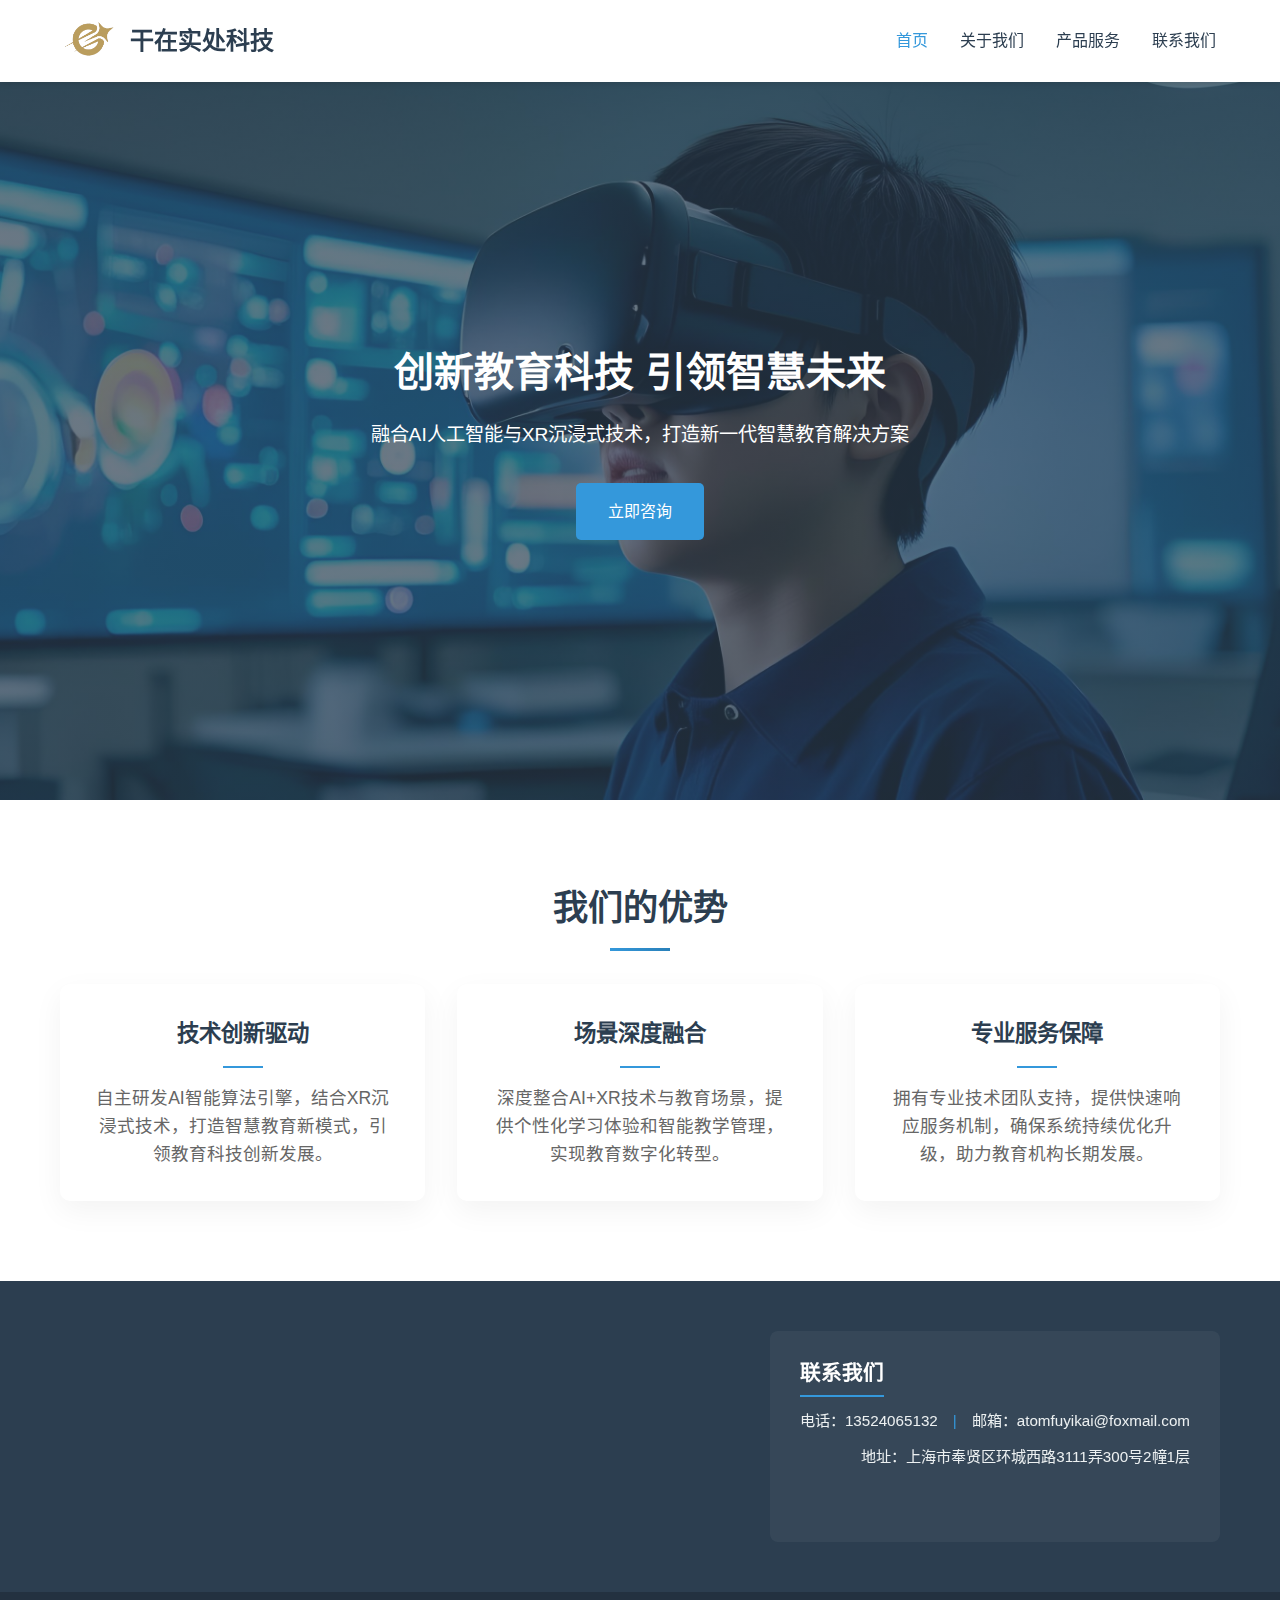
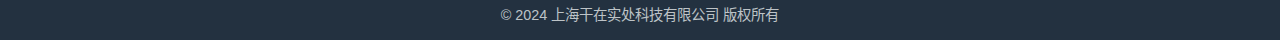
<file: index.html>
<!DOCTYPE html>
<html lang="zh-CN">
<head>
    <meta charset="UTF-8">
    <meta name="viewport" content="width=device-width, initial-scale=1.0">
    <title>上海干在实处科技有限公司</title>
    <link rel="stylesheet" href="css/style.css">
</head>
<body>
    <header>
        <nav class="navbar">
            <div class="logo">
                <img src="images/logo.png" alt="干在实处科技logo">
                <h1>干在实处科技</h1>
            </div>
            <ul class="nav-links">
                <li><a href="index.html" class="active">首页</a></li>
                <li><a href="pages/about.html">关于我们</a></li>
                <li><a href="pages/services.html">产品服务</a></li>
                <li><a href="pages/contact.html">联系我们</a></li>
            </ul>
        </nav>
    </header>

    <main>
        <section class="hero">
            <div class="hero-content">
                <h2>创新教育科技 引领智慧未来</h2>
                <p>融合AI人工智能与XR沉浸式技术，打造新一代智慧教育解决方案</p>
                <a href="pages/contact.html" class="cta-button">立即咨询</a>
            </div>
        </section>

        <section class="advantages">
            <div class="container">
                <h2>我们的优势</h2>
                <div class="advantages-grid">
                    <div class="advantage-item">
                        <h3>技术创新驱动</h3>
                        <p>自主研发AI智能算法引擎，结合XR沉浸式技术，打造智慧教育新模式，引领教育科技创新发展。</p>
                    </div>
                    <div class="advantage-item">
                        <h3>场景深度融合</h3>
                        <p>深度整合AI+XR技术与教育场景，提供个性化学习体验和智能教学管理，实现教育数字化转型。</p>
                    </div>
                    <div class="advantage-item">
                        <h3>专业服务保障</h3>
                        <p>拥有专业技术团队支持，提供快速响应服务机制，确保系统持续优化升级，助力教育机构长期发展。</p>
                    </div>
                </div>
            </div>
        </section>
    </main>

    <footer>
        <div class="footer-content">
            <div class="footer-contact-home">
                <div class="contact-card">
                    <h3>联系我们</h3>
                    <div class="contact-info">
                        <div class="contact-row">
                            <span>电话：13524065132</span>
                            <span class="divider">|</span>
                            <span>邮箱：atomfuyikai@foxmail.com</span>
                        </div>
                        <div class="contact-row address">
                            <span>地址：上海市奉贤区环城西路3111弄300号2幢1层</span>
                        </div>
                    </div>
                </div>
            </div>
        </div>
        <div class="footer-bottom">
            <p>&copy; 2024 上海干在实处科技有限公司 版权所有</p>
        </div>
    </footer>

    <script src="js/main.js"></script>
</body>
</html>
</file>
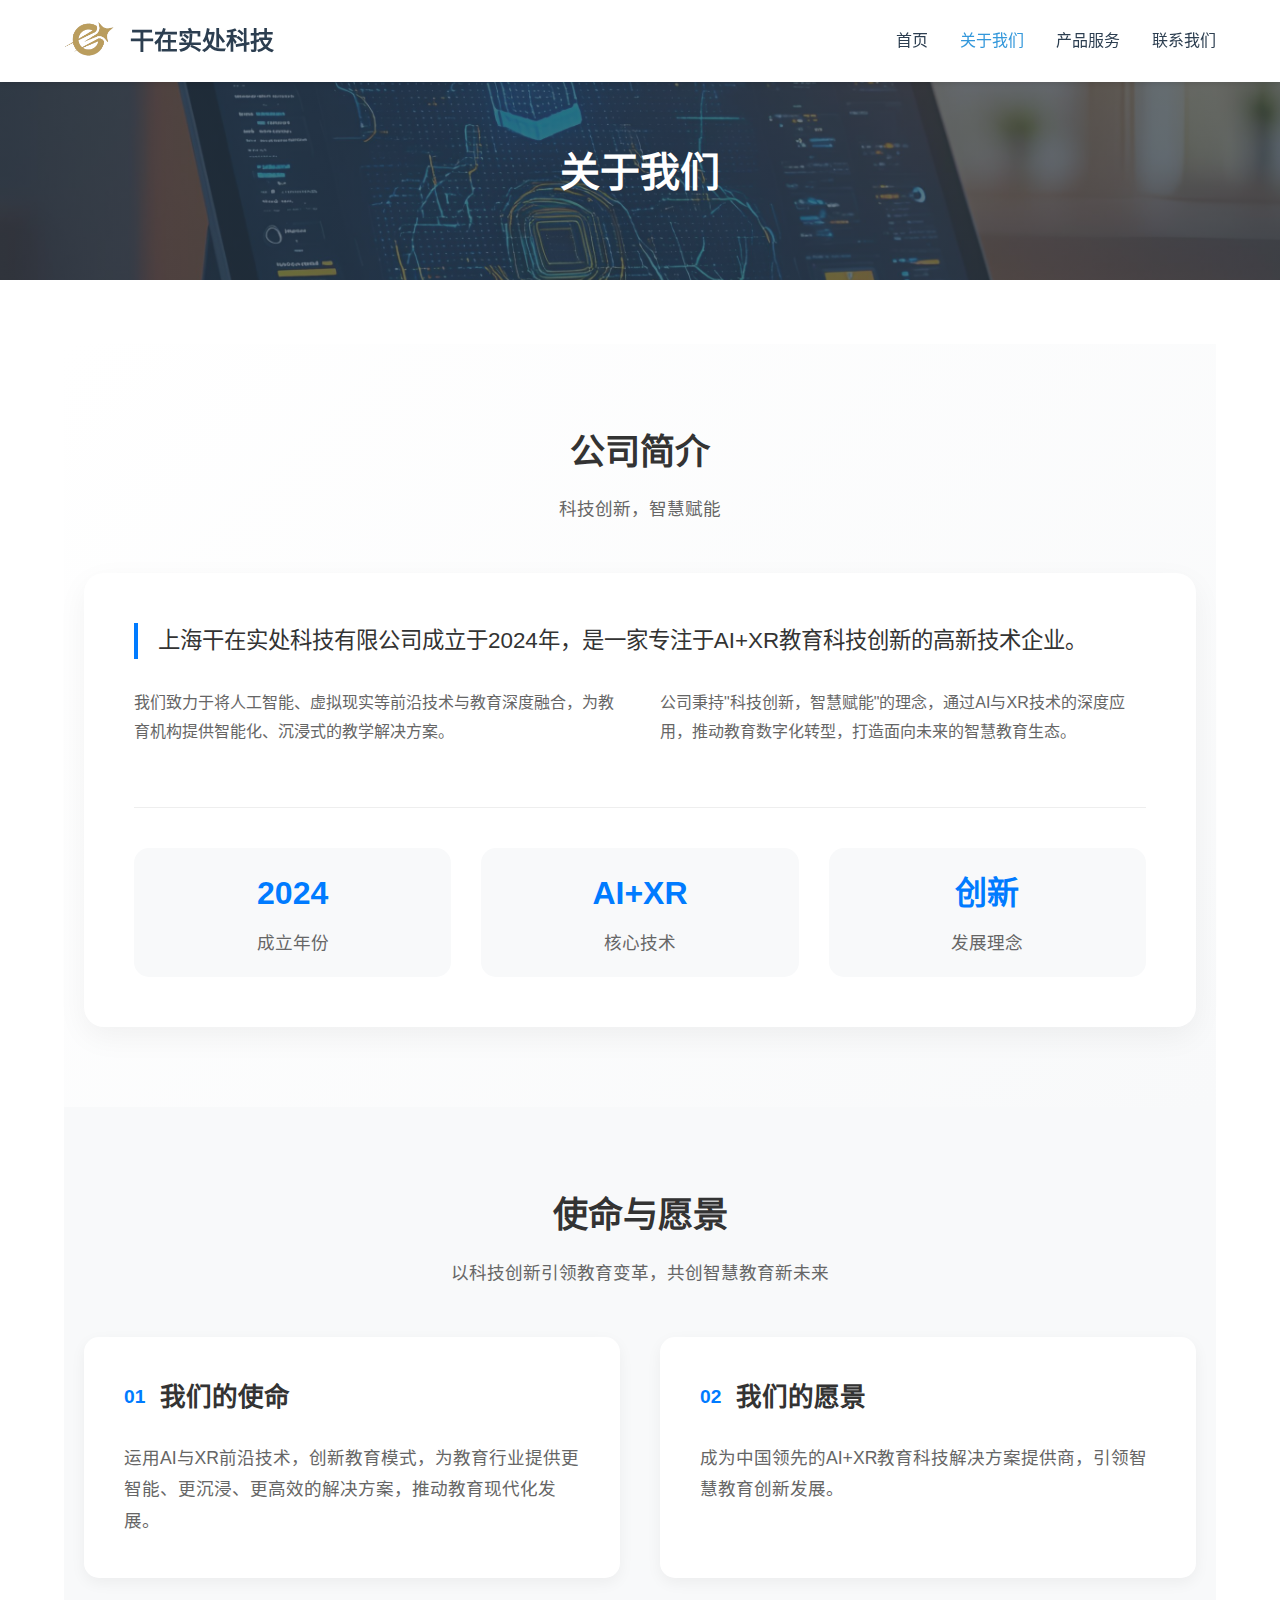
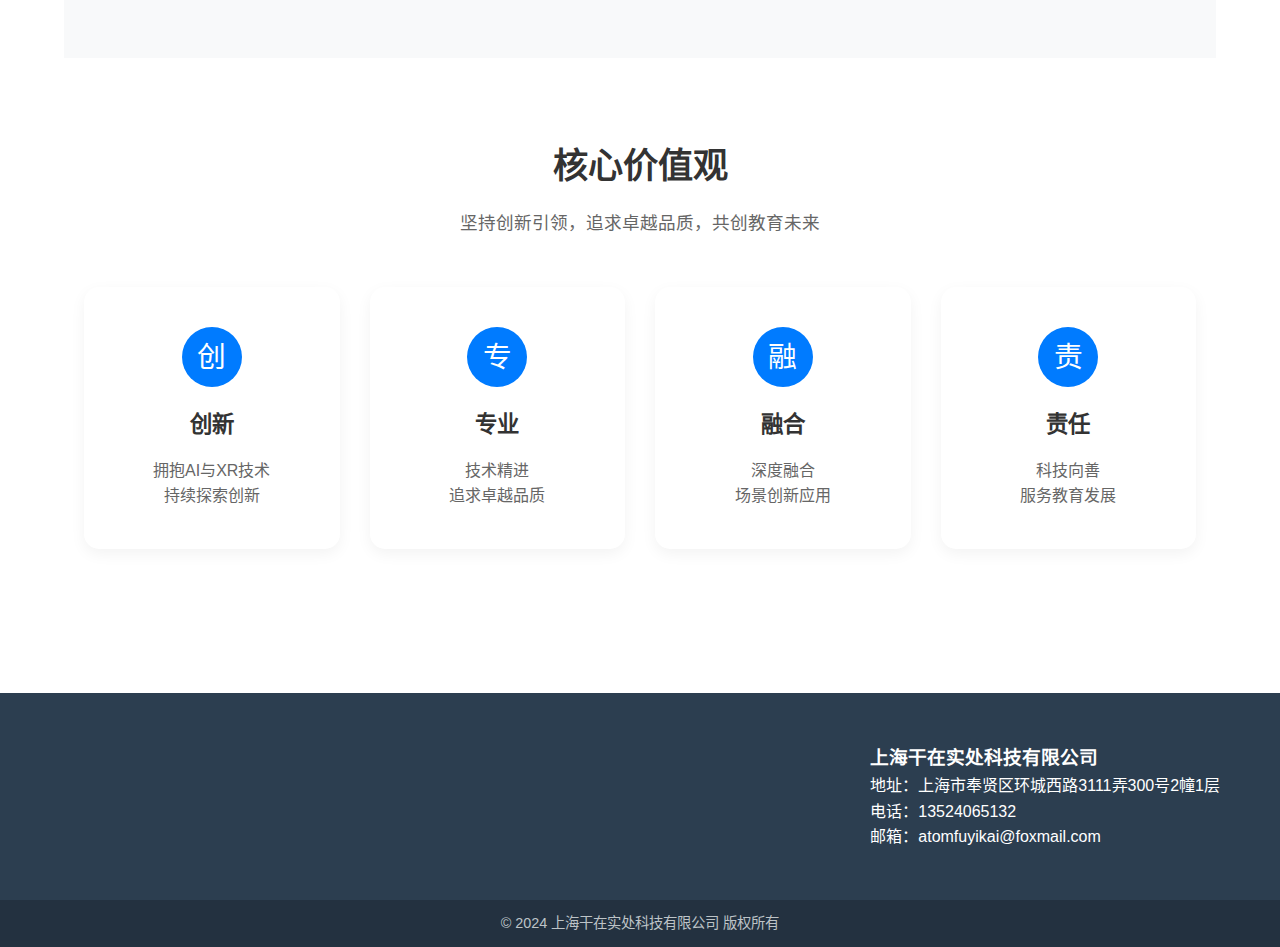
<file: pages/about.html>
<!DOCTYPE html>
<html lang="zh-CN">
<head>
    <meta charset="UTF-8">
    <meta name="viewport" content="width=device-width, initial-scale=1.0">
    <title>关于我们 - 上海干在实处科技有限公司</title>
    <link rel="stylesheet" href="../css/style.css">
</head>
<body>
    <header>
        <nav class="navbar">
            <div class="logo">
                <img src="../images/logo.png" alt="干在实处科技logo">
                <h1>干在实处科技</h1>
            </div>
            <ul class="nav-links">
                <li><a href="../index.html">首页</a></li>
                <li><a href="about.html" class="active">关于我们</a></li>
                <li><a href="services.html">产品服务</a></li>
                <li><a href="contact.html">联系我们</a></li>
            </ul>
        </nav>
    </header>

    <main>
        <section class="page-header">
            <h1>关于我们</h1>
        </section>

        <section class="about-content">
            <div class="company-intro-section">
                <div class="section-header">
                    <h2>公司简介</h2>
                    <p class="section-subtitle">科技创新，智慧赋能</p>
                </div>
                <div class="intro-container">
                    <div class="intro-content">
                        <div class="intro-text">
                            <p class="highlight-text">上海干在实处科技有限公司成立于2024年，是一家专注于AI+XR教育科技创新的高新技术企业。</p>
                            <div class="text-columns">
                                <p>我们致力于将人工智能、虚拟现实等前沿技术与教育深度融合，为教育机构提供智能化、沉浸式的教学解决方案。</p>
                                <p>公司秉持"科技创新，智慧赋能"的理念，通过AI与XR技术的深度应用，推动教育数字化转型，打造面向未来的智慧教育生态。</p>
                            </div>
                        </div>
                        <div class="intro-stats">
                            <div class="stat-item">
                                <span class="stat-number">2024</span>
                                <span class="stat-label">成立年份</span>
                            </div>
                            <div class="stat-item">
                                <span class="stat-number">AI+XR</span>
                                <span class="stat-label">核心技术</span>
                            </div>
                            <div class="stat-item">
                                <span class="stat-number">创新</span>
                                <span class="stat-label">发展理念</span>
                            </div>
                        </div>
                    </div>
                </div>
            </div>

            <div class="mission-vision-section">
                <div class="section-header">
                    <h2>使命与愿景</h2>
                    <p class="section-subtitle">以科技创新引领教育变革，共创智慧教育新未来</p>
                </div>
                <div class="mission-vision-container">
                    <div class="mission-vision-card">
                        <div class="card-header">
                            <span class="card-number">01</span>
                            <h3>我们的使命</h3>
                        </div>
                        <div class="card-content">
                            <p>运用AI与XR前沿技术，创新教育模式，为教育行业提供更智能、更沉浸、更高效的解决方案，推动教育现代化发展。</p>
                        </div>
                    </div>
                    <div class="mission-vision-card">
                        <div class="card-header">
                            <span class="card-number">02</span>
                            <h3>我们的愿景</h3>
                        </div>
                        <div class="card-content">
                            <p>成为中国领先的AI+XR教育科技解决方案提供商，引领智慧教育创新发展。</p>
                        </div>
                    </div>
                </div>
            </div>

            <div class="values-section">
                <div class="section-header">
                    <h2>核心价值观</h2>
                    <p class="section-subtitle">坚持创新引领，追求卓越品质，共创教育未来</p>
                </div>
                <div class="values-container">
                    <div class="value-card">
                        <div class="value-icon">创</div>
                        <div class="value-content">
                            <h4>创新</h4>
                            <p>拥抱AI与XR技术<br>持续探索创新</p>
                        </div>
                    </div>
                    <div class="value-card">
                        <div class="value-icon">专</div>
                        <div class="value-content">
                            <h4>专业</h4>
                            <p>技术精进<br>追求卓越品质</p>
                        </div>
                    </div>
                    <div class="value-card">
                        <div class="value-icon">融</div>
                        <div class="value-content">
                            <h4>融合</h4>
                            <p>深度融合<br>场景创新应用</p>
                        </div>
                    </div>
                    <div class="value-card">
                        <div class="value-icon">责</div>
                        <div class="value-content">
                            <h4>责任</h4>
                            <p>科技向善<br>服务教育发展</p>
                        </div>
                    </div>
                </div>
            </div>

            <style>
                .section-header {
                    text-align: center;
                    margin-bottom: 50px;
                }

                .section-header h2 {
                    font-size: 2.2em;
                    color: #333;
                    margin-bottom: 15px;
                }

                .section-subtitle {
                    color: #666;
                    font-size: 1.1em;
                }

                /* 使命愿景样式 */
                .mission-vision-section {
                    padding: 80px 0;
                    background: #f8f9fa;
                }

                .mission-vision-container {
                    max-width: 1200px;
                    margin: 0 auto;
                    display: grid;
                    grid-template-columns: repeat(2, 1fr);
                    gap: 40px;
                    padding: 0 20px;
                }

                .mission-vision-card {
                    background: white;
                    border-radius: 15px;
                    padding: 40px;
                    box-shadow: 0 5px 15px rgba(0,0,0,0.05);
                    transition: transform 0.3s ease;
                }

                .mission-vision-card:hover {
                    transform: translateY(-5px);
                }

                .card-header {
                    display: flex;
                    align-items: center;
                    margin-bottom: 25px;
                }

                .card-number {
                    font-size: 1.2em;
                    font-weight: 600;
                    color: #007bff;
                    margin-right: 15px;
                }

                .card-header h3 {
                    font-size: 1.6em;
                    color: #333;
                }

                .card-content p {
                    color: #666;
                    line-height: 1.8;
                    font-size: 1.1em;
                }

                /* 价值观样式 */
                .values-section {
                    padding: 80px 0;
                }

                .values-container {
                    max-width: 1200px;
                    margin: 0 auto;
                    display: grid;
                    grid-template-columns: repeat(4, 1fr);
                    gap: 30px;
                    padding: 0 20px;
                }

                .value-card {
                    text-align: center;
                    padding: 40px 20px;
                    background: white;
                    border-radius: 15px;
                    box-shadow: 0 5px 15px rgba(0,0,0,0.05);
                    transition: all 0.3s ease;
                }

                .value-card:hover {
                    transform: translateY(-5px);
                }

                .value-icon {
                    width: 60px;
                    height: 60px;
                    line-height: 60px;
                    background: #007bff;
                    color: white;
                    font-size: 1.8em;
                    border-radius: 50%;
                    margin: 0 auto 20px;
                }

                .value-content h4 {
                    font-size: 1.4em;
                    color: #333;
                    margin-bottom: 15px;
                }

                .value-content p {
                    color: #666;
                    line-height: 1.6;
                }

                @media (max-width: 1024px) {
                    .values-container {
                        grid-template-columns: repeat(2, 1fr);
                    }
                }

                @media (max-width: 768px) {
                    .mission-vision-container {
                        grid-template-columns: 1fr;
                    }

                    .values-container {
                        grid-template-columns: 1fr;
                        gap: 20px;
                    }

                    .mission-vision-card,
                    .value-card {
                        padding: 30px 20px;
                    }
                }

                /* 公司简介样式 */
                .company-intro-section {
                    padding: 80px 0;
                    background: linear-gradient(135deg, #ffffff 0%, #f8f9fa 100%);
                }

                .intro-container {
                    max-width: 1200px;
                    margin: 0 auto;
                    padding: 0 20px;
                }

                .intro-content {
                    background: white;
                    border-radius: 20px;
                    padding: 50px;
                    box-shadow: 0 10px 30px rgba(0,0,0,0.05);
                }

                .intro-text {
                    margin-bottom: 40px;
                }

                .highlight-text {
                    font-size: 1.4em;
                    color: #333;
                    font-weight: 500;
                    line-height: 1.6;
                    margin-bottom: 30px;
                    padding-left: 20px;
                    border-left: 4px solid #007bff;
                }

                .text-columns {
                    column-count: 2;
                    column-gap: 40px;
                    margin-top: 30px;
                }

                .text-columns p {
                    color: #666;
                    line-height: 1.8;
                    margin-bottom: 20px;
                    break-inside: avoid;
                }

                .intro-stats {
                    display: grid;
                    grid-template-columns: repeat(3, 1fr);
                    gap: 30px;
                    margin-top: 40px;
                    padding-top: 40px;
                    border-top: 1px solid #eee;
                }

                .stat-item {
                    text-align: center;
                    padding: 20px;
                    background: #f8f9fa;
                    border-radius: 15px;
                    transition: transform 0.3s ease;
                }

                .stat-item:hover {
                    transform: translateY(-5px);
                }

                .stat-number {
                    display: block;
                    font-size: 2em;
                    font-weight: 600;
                    color: #007bff;
                    margin-bottom: 10px;
                }

                .stat-label {
                    color: #666;
                    font-size: 1.1em;
                }

                @media (max-width: 768px) {
                    .text-columns {
                        column-count: 1;
                    }

                    .intro-stats {
                        grid-template-columns: 1fr;
                        gap: 20px;
                    }

                    .intro-content {
                        padding: 30px;
                    }

                    .highlight-text {
                        font-size: 1.2em;
                    }
                }
            </style>
        </section>
    </main>

    <footer>
        <div class="footer-content">
            <div class="footer-info">
                <h3>上海干在实处科技有限公司</h3>
                <p>地址：上海市奉贤区环城西路3111弄300号2幢1层</p>
                <p>电话：13524065132</p>
                <p>邮箱：atomfuyikai@foxmail.com</p>
            </div>
        </div>
        <div class="footer-bottom">
            <p>&copy; 2024 上海干在实处科技有限公司 版权所有</p>
        </div>
    </footer>

    <script src="../js/main.js"></script>
</body>
</html>
</file>
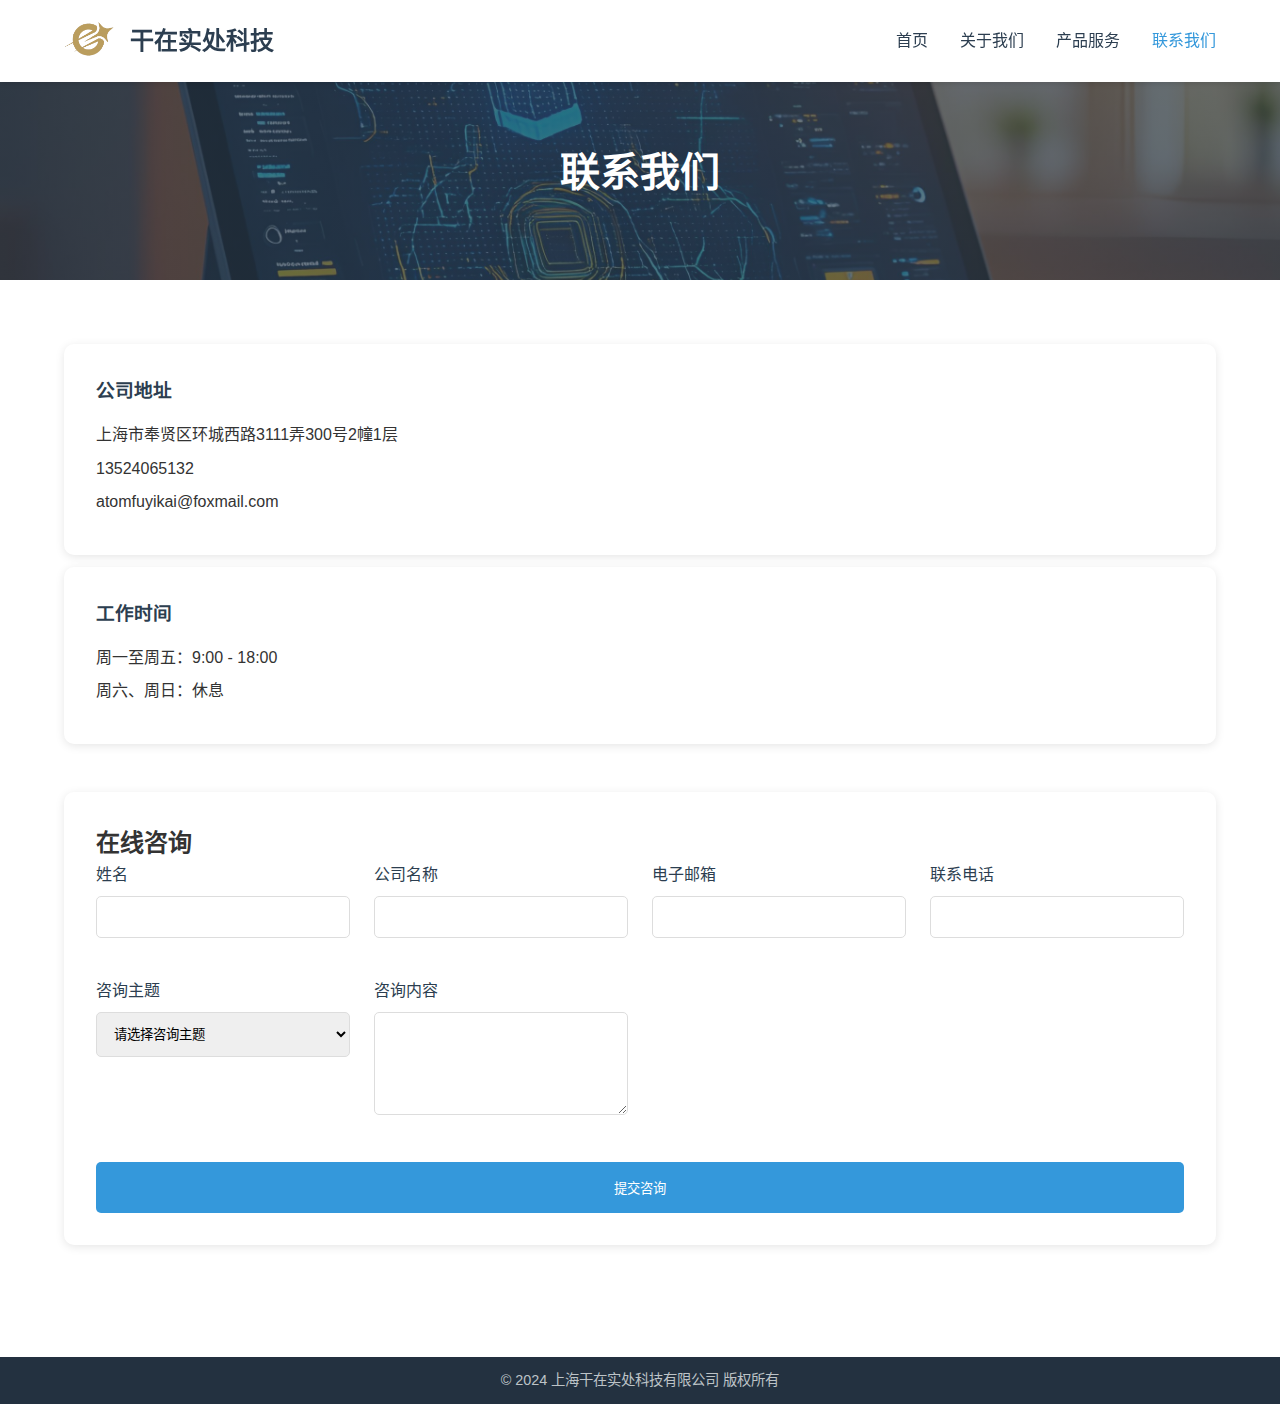
<file: pages/contact.html>
<!DOCTYPE html>
<html lang="zh-CN">
<head>
    <meta charset="UTF-8">
    <meta name="viewport" content="width=device-width, initial-scale=1.0">
    <title>联系我们 - 上海干在实处科技有限公司</title>
    <link rel="stylesheet" href="../css/style.css">
</head>
<body>
    <header>
        <nav class="navbar">
            <div class="logo">
                <img src="../images/logo.png" alt="干在实处科技logo">
                <h1>干在实处科技</h1>
            </div>
            <ul class="nav-links">
                <li><a href="../index.html">首页</a></li>
                <li><a href="about.html">关于我们</a></li>
                <li><a href="services.html">产品服务</a></li>
                <li><a href="contact.html" class="active">联系我们</a></li>
            </ul>
        </nav>
    </header>

    <main>
        <section class="page-header">
            <h1>联系我们</h1>
        </section>

        <section class="contact-content">
            <div class="contact-info">
                <div class="info-card">
                    <h3>公司地址</h3>
                    <p><i class="icon-location"></i>上海市奉贤区环城西路3111弄300号2幢1层</p>
                    <p><i class="icon-phone"></i>13524065132</p>
                    <p><i class="icon-email"></i>atomfuyikai@foxmail.com</p>
                </div>
                <div class="info-card">
                    <h3>工作时间</h3>
                    <p>周一至周五：9:00 - 18:00</p>
                    <p>周六、周日：休息</p>
                </div>
            </div>

            <div class="contact-form-container">
                <h2>在线咨询</h2>
                <form class="contact-form" id="contactForm">
                    <div class="form-group">
                        <label for="name">姓名</label>
                        <input type="text" id="name" name="name" required>
                    </div>
                    <div class="form-group">
                        <label for="company">公司名称</label>
                        <input type="text" id="company" name="company">
                    </div>
                    <div class="form-group">
                        <label for="email">电子邮箱</label>
                        <input type="email" id="email" name="email" required>
                    </div>
                    <div class="form-group">
                        <label for="phone">联系电话</label>
                        <input type="tel" id="phone" name="phone" required>
                    </div>
                    <div class="form-group">
                        <label for="subject">咨询主题</label>
                        <select id="subject" name="subject" required>
                            <option value="">请选择咨询主题</option>
                            <option value="product">产品咨询</option>
                            <option value="service">服务咨询</option>
                            <option value="cooperation">商务合作</option>
                            <option value="other">其他</option>
                        </select>
                    </div>
                    <div class="form-group">
                        <label for="message">咨询内容</label>
                        <textarea id="message" name="message" rows="5" required></textarea>
                    </div>
                    <button type="submit" class="submit-btn">提交咨询</button>
                </form>
            </div>
        </section>
    </main>

    <footer>
        <div class="footer-bottom">
            <p>&copy; 2024 上海干在实处科技有限公司 版权所有</p>
        </div>
    </footer>

    <script src="../js/main.js"></script>
    <script>
        // 表单提交处理
        document.getElementById('contactForm').addEventListener('submit', function(e) {
            e.preventDefault();
            // 这里添加表单提交逻辑
            alert('感谢您的咨询，我们会尽快与您联系！');
            this.reset();
        });
    </script>
</body>
</html>
</file>
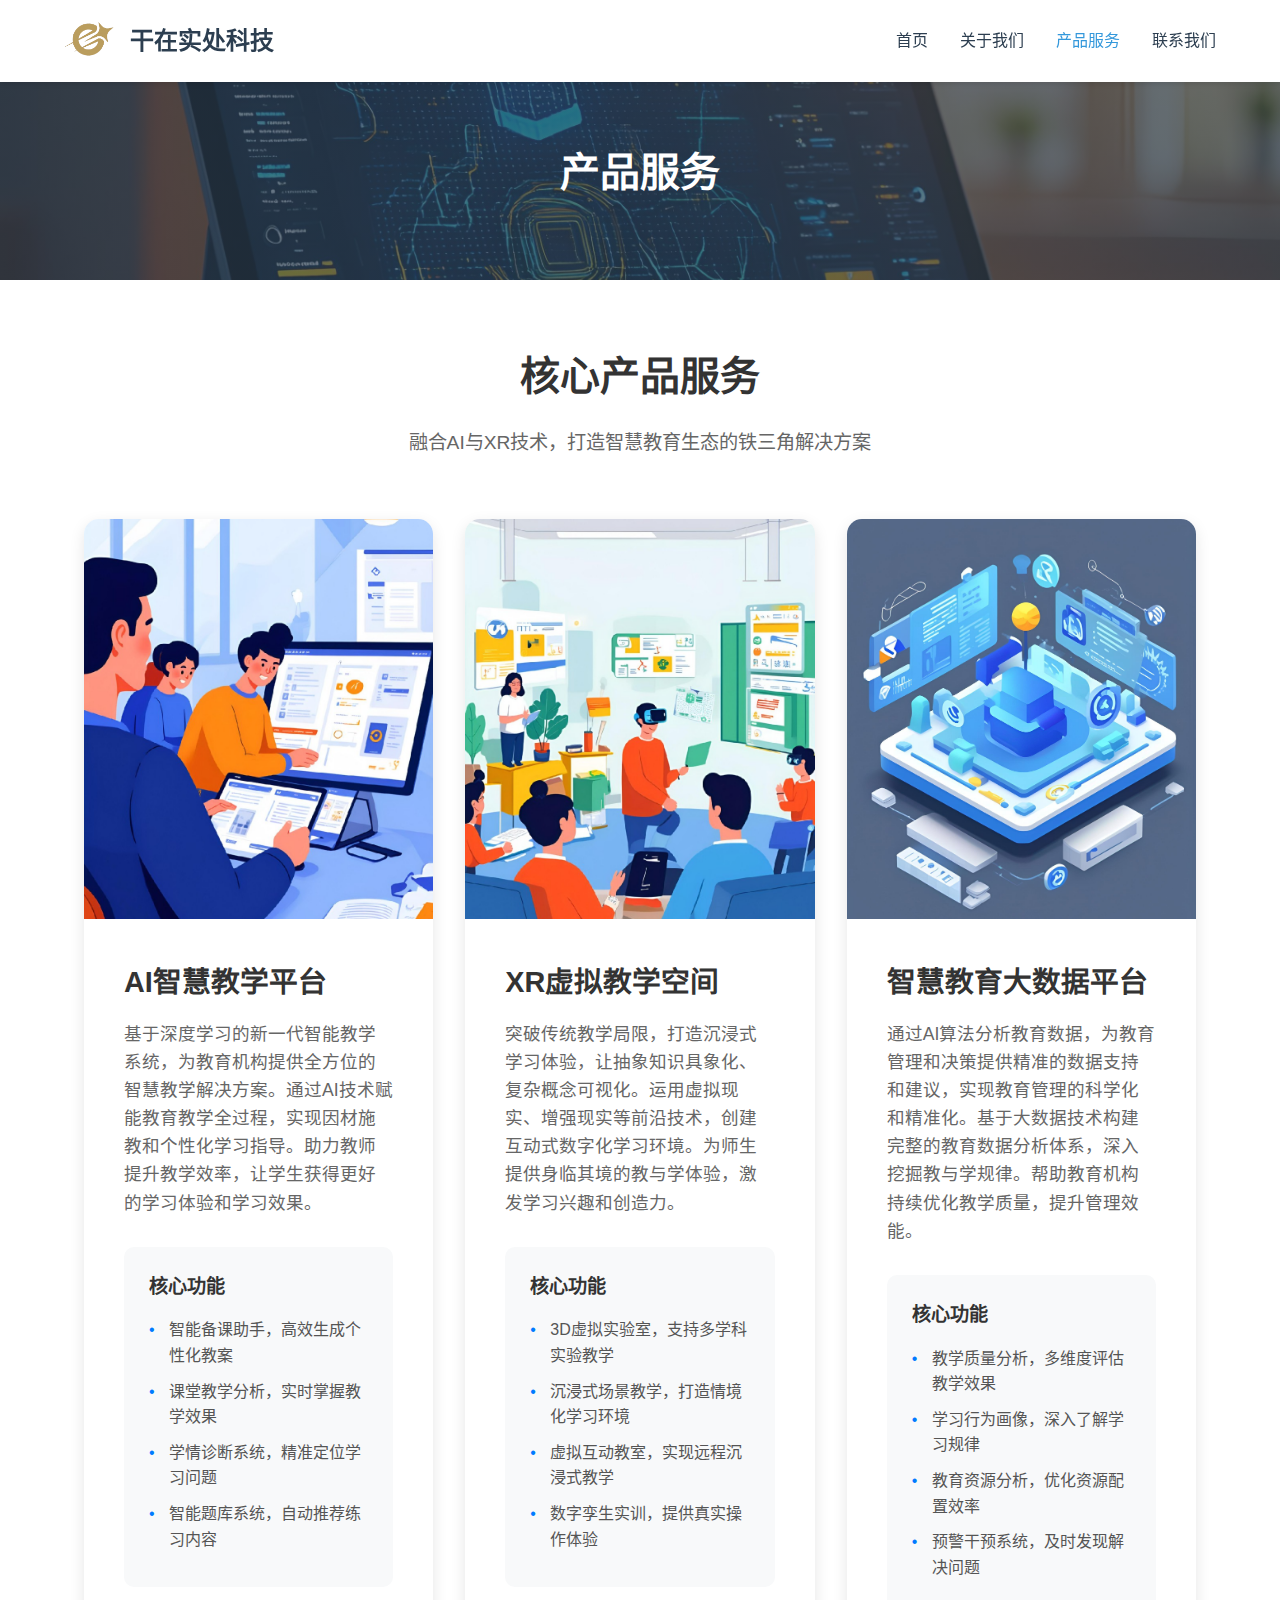
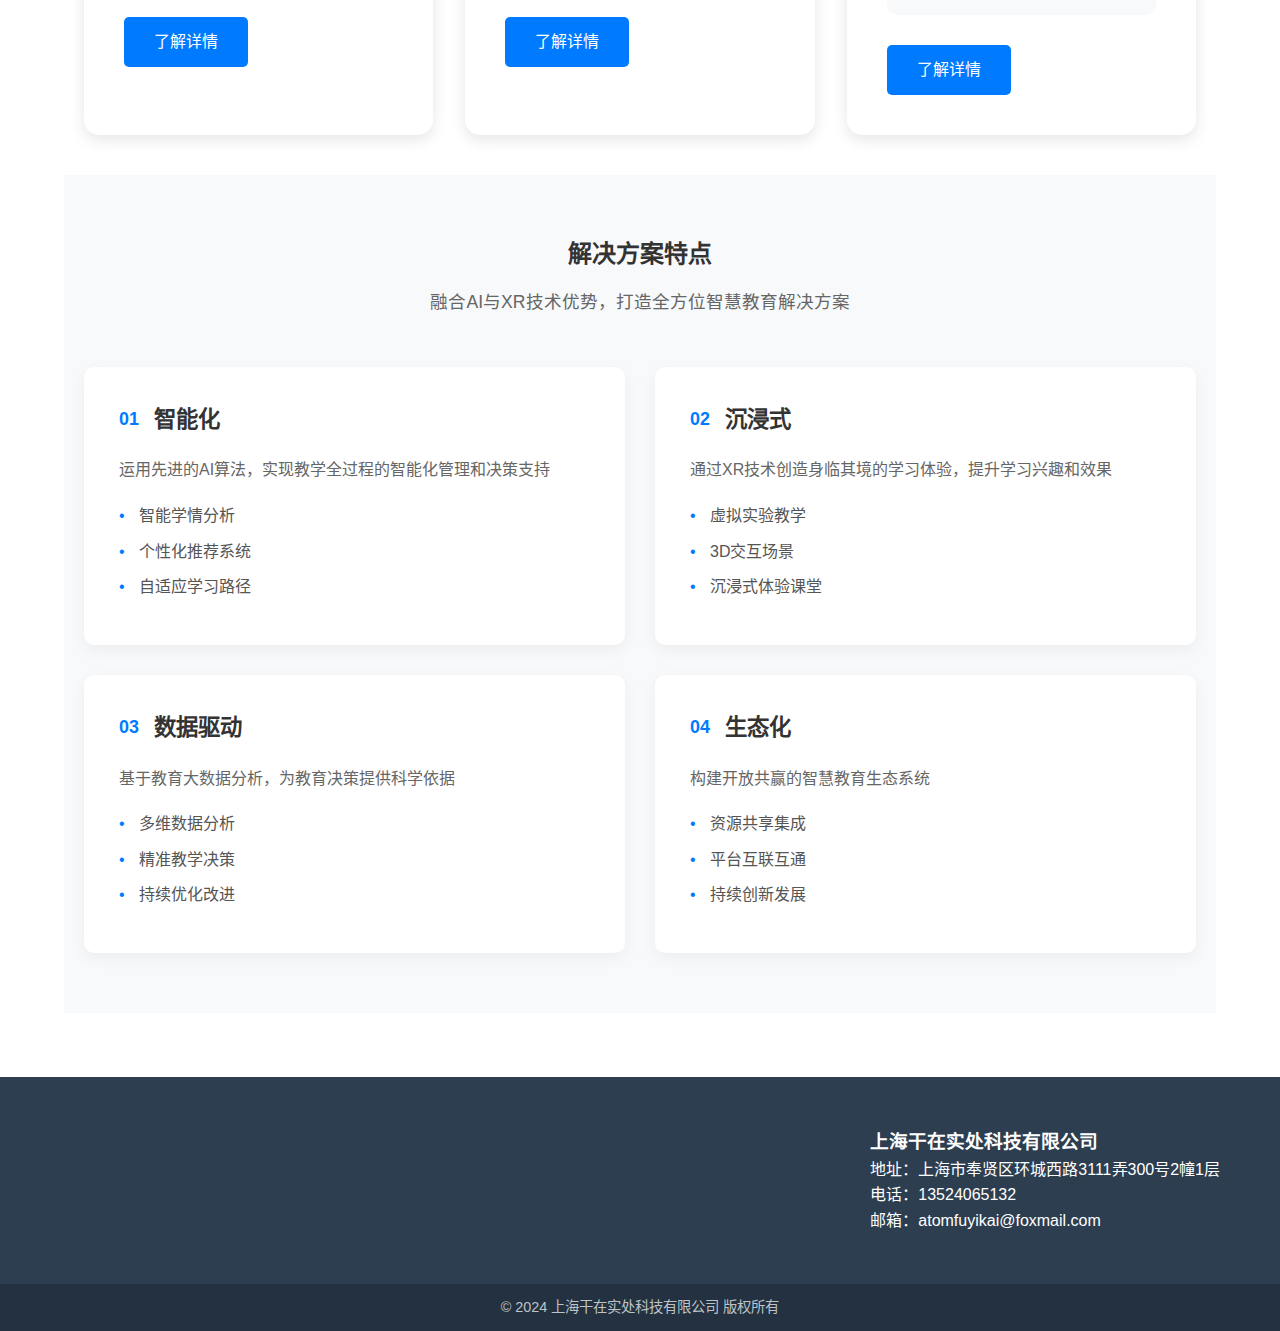
<file: pages/services.html>
<!DOCTYPE html>
<html lang="zh-CN">
<head>
    <meta charset="UTF-8">
    <meta name="viewport" content="width=device-width, initial-scale=1.0">
    <title>产品服务 - 上海干在实处科技有限公司</title>
    <link rel="stylesheet" href="../css/style.css">
</head>
<body>
    <header>
        <nav class="navbar">
            <div class="logo">
                <img src="../images/logo.png" alt="干在实处科技logo">
                <h1>干在实处科技</h1>
            </div>
            <ul class="nav-links">
                <li><a href="../index.html">首页</a></li>
                <li><a href="about.html">关于我们</a></li>
                <li><a href="services.html" class="active">产品服务</a></li>
                <li><a href="contact.html">联系我们</a></li>
            </ul>
        </nav>
    </header>

    <main>
        <section class="page-header">
            <h1>产品服务</h1>
        </section>

        <section class="services-content">
            <div class="services-intro">
                <h2>核心产品服务</h2>
                <p>融合AI与XR技术，打造智慧教育生态的铁三角解决方案</p>
            </div>

            <div class="services-grid">
                <!-- AI智慧教学平台 -->
                <div class="service-card">
                    <div class="service-image">
                        <img src="../images/service1.jpg" alt="AI智慧教学平台">
                    </div>
                    <div class="service-content">
                        <h3>AI智慧教学平台</h3>
                        <p class="service-desc">基于深度学习的新一代智能教学系统，为教育机构提供全方位的智慧教学解决方案。通过AI技术赋能教育教学全过程，实现因材施教和个性化学习指导。助力教师提升教学效率，让学生获得更好的学习体验和学习效果。</p>
                        <div class="service-features">
                            <h4>核心功能</h4>
                            <ul>
                                <li>智能备课助手，高效生成个性化教案</li>
                                <li>课堂教学分析，实时掌握教学效果</li>
                                <li>学情诊断系统，精准定位学习问题</li>
                                <li>智能题库系统，自动推荐练习内容</li>
                            </ul>
                        </div>
                        <a href="contact.html" class="service-cta">了解详情</a>
                    </div>
                </div>

                <!-- XR虚拟教学空间 -->
                <div class="service-card">
                    <div class="service-image">
                        <img src="../images/service2.jpg" alt="XR虚拟教学空间">
                    </div>
                    <div class="service-content">
                        <h3>XR虚拟教学空间</h3>
                        <p class="service-desc">突破传统教学局限，打造沉浸式学习体验，让抽象知识具象化、复杂概念可视化。运用虚拟现实、增强现实等前沿技术，创建互动式数字化学习环境。为师生提供身临其境的教与学体验，激发学习兴趣和创造力。</p>
                        <div class="service-features">
                            <h4>核心功能</h4>
                            <ul>
                                <li>3D虚拟实验室，支持多学科实验教学</li>
                                <li>沉浸式场景教学，打造情境化学习环境</li>
                                <li>虚拟互动教室，实现远程沉浸式教学</li>
                                <li>数字孪生实训，提供真实操作体验</li>
                            </ul>
                        </div>
                        <a href="contact.html" class="service-cta">了解详情</a>
                    </div>
                </div>

                <!-- 智慧教育大数据平台 -->
                <div class="service-card">
                    <div class="service-image">
                        <img src="../images/service3.jpg" alt="智慧教育大数据平台">
                    </div>
                    <div class="service-content">
                        <h3>智慧教育大数据平台</h3>
                        <p class="service-desc">通过AI算法分析教育数据，为教育管理和决策提供精准的数据支持和建议，实现教育管理的科学化和精准化。基于大数据技术构建完整的教育数据分析体系，深入挖掘教与学规律。帮助教育机构持续优化教学质量，提升管理效能。</p>
                        <div class="service-features">
                            <h4>核心功能</h4>
                            <ul>
                                <li>教学质量分析，多维度评估教学效果</li>
                                <li>学习行为画像，深入了解学习规律</li>
                                <li>教育资源分析，优化资源配置效率</li>
                                <li>预警干预系统，及时发现解决问题</li>
                            </ul>
                        </div>
                        <a href="contact.html" class="service-cta">了解详情</a>
                    </div>
                </div>
            </div>

            <div class="solution-features">
                <div class="features-header">
                    <h2>解决方案特点</h2>
                    <p class="features-subtitle">融合AI与XR技术优势，打造全方位智慧教育解决方案</p>
                </div>
                
                <div class="features-grid">
                    <div class="feature-card">
                        <div class="feature-content">
                            <h4><span class="feature-number">01</span>智能化</h4>
                            <p class="feature-main">运用先进的AI算法，实现教学全过程的智能化管理和决策支持</p>
                            <ul class="feature-details">
                                <li>智能学情分析</li>
                                <li>个性化推荐系统</li>
                                <li>自适应学习路径</li>
                            </ul>
                        </div>
                    </div>

                    <div class="feature-card">
                        <div class="feature-content">
                            <h4><span class="feature-number">02</span>沉浸式</h4>
                            <p class="feature-main">通过XR技术创造身临其境的学习体验，提升学习兴趣和效果</p>
                            <ul class="feature-details">
                                <li>虚拟实验教学</li>
                                <li>3D交互场景</li>
                                <li>沉浸式体验课堂</li>
                            </ul>
                        </div>
                    </div>

                    <div class="feature-card">
                        <div class="feature-content">
                            <h4><span class="feature-number">03</span>数据驱动</h4>
                            <p class="feature-main">基于教育大数据分析，为教育决策提供科学依据</p>
                            <ul class="feature-details">
                                <li>多维数据分析</li>
                                <li>精准教学决策</li>
                                <li>持续优化改进</li>
                            </ul>
                        </div>
                    </div>

                    <div class="feature-card">
                        <div class="feature-content">
                            <h4><span class="feature-number">04</span>生态化</h4>
                            <p class="feature-main">构建开放共赢的智慧教育生态系统</p>
                            <ul class="feature-details">
                                <li>资源共享集成</li>
                                <li>平台互联互通</li>
                                <li>持续创新发展</li>
                            </ul>
                        </div>
                    </div>
                </div>
            </div>
        </section>
    </main>

    <footer>
        <div class="footer-content">
            <div class="footer-info">
                <h3>上海干在实处科技有限公司</h3>
                <p>地址：上海市奉贤区环城西路3111弄300号2幢1层</p>
                <p>电话：13524065132</p>
                <p>邮箱：atomfuyikai@foxmail.com</p>
            </div>
        </div>
        <div class="footer-bottom">
            <p>&copy; 2024 上海干在实处科技有限公司 版权所有</p>
        </div>
    </footer>

    <script src="../js/main.js"></script>

    <style>
        .services-intro {
            text-align: center;
            margin-bottom: 60px;
            padding: 0 20px;
        }

        .services-intro h2 {
            font-size: 2.5em;
            margin-bottom: 20px;
            color: #333;
        }

        .services-intro p {
            font-size: 1.2em;
            color: #666;
            max-width: 800px;
            margin: 0 auto;
        }

        .services-grid {
            max-width: 1200px;
            margin: 0 auto;
            padding: 0 20px;
        }

        .service-card {
            background: white;
            border-radius: 15px;
            overflow: hidden;
            box-shadow: 0 5px 15px rgba(0,0,0,0.1);
            margin-bottom: 40px;
            transition: transform 0.3s ease;
        }

        .service-card:hover {
            transform: translateY(-5px);
        }

        .service-image {
            height: 400px;
            overflow: hidden;
        }

        .service-image img {
            width: 100%;
            height: 100%;
            object-fit: cover;
        }

        .service-content {
            padding: 40px;
        }

        .service-content h3 {
            font-size: 1.8em;
            color: #333;
            margin-bottom: 15px;
        }

        .service-desc {
            font-size: 1.1em;
            color: #666;
            line-height: 1.6;
            margin-bottom: 30px;
            min-height: 96px; /* 确保三行文字的最小高度 */
        }

        .service-features {
            background: #f8f9fa;
            padding: 25px;
            border-radius: 10px;
            margin-bottom: 30px;
        }

        .service-features h4 {
            color: #333;
            margin-bottom: 15px;
            font-size: 1.2em;
        }

        .service-features ul {
            list-style: none;
            padding: 0;
            margin: 0;
        }

        .service-features li {
            color: #555;
            margin: 10px 0;
            padding-left: 20px;
            position: relative;
        }

        .service-features li:before {
            content: "•";
            color: #007bff;
            position: absolute;
            left: 0;
        }

        .service-cta {
            display: inline-block;
            padding: 12px 30px;
            background: #007bff;
            color: white;
            text-decoration: none;
            border-radius: 5px;
            transition: background 0.3s ease;
        }

        .service-cta:hover {
            background: #0056b3;
        }

        @media (max-width: 768px) {
            .service-image {
                height: 300px;
            }

            .service-content {
                padding: 30px;
            }

            .services-intro h2 {
                font-size: 2em;
            }
        }

        .solution-features {
            padding: 60px 0;
            background: #f8f9fa;
        }

        .features-header {
            text-align: center;
            margin-bottom: 50px;
        }

        .features-subtitle {
            color: #666;
            font-size: 1.1em;
            margin-top: 15px;
        }

        .features-grid {
            display: grid;
            grid-template-columns: repeat(2, 1fr);
            gap: 30px;
            max-width: 1200px;
            margin: 0 auto;
            padding: 0 20px;
        }

        .feature-card {
            background: white;
            border-radius: 10px;
            padding: 35px;
            box-shadow: 0 5px 15px rgba(0,0,0,0.05);
            transition: transform 0.3s ease;
            position: relative;
            overflow: hidden;
        }

        .feature-card:hover {
            transform: translateY(-5px);
        }

        .feature-content h4 {
            color: #333;
            font-size: 1.4em;
            margin-bottom: 20px;
            display: flex;
            align-items: center;
            gap: 15px;
        }

        .feature-number {
            color: #007bff;
            font-size: 0.8em;
            font-weight: 600;
        }

        .feature-main {
            color: #666;
            margin-bottom: 20px;
            line-height: 1.6;
        }

        .feature-details {
            list-style: none;
            padding: 0;
            margin: 0;
        }

        .feature-details li {
            color: #555;
            margin: 10px 0;
            padding-left: 20px;
            position: relative;
        }

        .feature-details li:before {
            content: "•";
            color: #007bff;
            position: absolute;
            left: 0;
        }

        .features-cta {
            text-align: center;
            margin-top: 50px;
        }

        .features-cta p {
            font-size: 1.2em;
            margin-bottom: 20px;
        }

        .cta-button {
            display: inline-block;
            padding: 12px 30px;
            background: #007bff;
            color: white;
            text-decoration: none;
            border-radius: 5px;
            transition: background 0.3s ease;
        }

        .cta-button:hover {
            background: #0056b3;
        }

        @media (max-width: 768px) {
            .features-grid {
                grid-template-columns: 1fr;
            }

            .feature-card {
                text-align: left;
            }
        }
    </style>
</body>
</html>
</file>
<file: css/style.css>
/* 全局样式 */
* {
    margin: 0;
    padding: 0;
    box-sizing: border-box;
}

body {
    font-family: 'Microsoft YaHei', sans-serif;
    line-height: 1.6;
    color: #333;
}

/* 导航栏样式 */
.navbar {
    background-color: #fff;
    box-shadow: 0 2px 5px rgba(0,0,0,0.1);
    padding: 1rem 5%;
    position: fixed;
    width: 100%;
    top: 0;
    z-index: 1000;
    display: flex;
    justify-content: space-between;
    align-items: center;
}

.logo {
    display: flex;
    align-items: center;
    gap: 1rem;
}

.logo img {
    width: 50px;
    height: 50px;
    object-fit: contain;
}

.logo h1 {
    font-size: 1.5rem;
    color: #2c3e50;
}

.nav-links {
    display: flex;
    list-style: none;
}

.nav-links li {
    margin-left: 2rem;
}

.nav-links a {
    text-decoration: none;
    color: #2c3e50;
    font-weight: 500;
    transition: color 0.3s ease;
}

.nav-links a:hover,
.nav-links a.active {
    color: #3498db;
}

/* 主要内容区域 */
main {
    margin-top: 80px;
}

/* 页面头部 */
.page-header {
    background: linear-gradient(rgba(44, 62, 80, 0.7), rgba(44, 62, 80, 0.7)),
                url('../images/header-bg.jpg') center/cover;
    height: 200px;
    display: flex;
    align-items: center;
    justify-content: center;
    color: #fff;
    text-align: center;
}

.page-header h1 {
    font-size: 2.5rem;
    margin-bottom: 1rem;
}

/* 英雄区域样式 */
.hero {
    background: linear-gradient(rgba(44, 62, 80, 0.7), rgba(44, 62, 80, 0.7)),
                url('../images/hero-bg.jpg') center/cover;
    height: 80vh;
    display: flex;
    align-items: center;
    justify-content: center;
    text-align: center;
    color: #fff;
    padding: 0 1rem;
}

.hero-content h2 {
    font-size: 2.5rem;
    margin-bottom: 1rem;
}

.hero-content p {
    font-size: 1.2rem;
    margin-bottom: 2rem;
}

.cta-button {
    display: inline-block;
    padding: 1rem 2rem;
    background-color: #3498db;
    color: #fff;
    text-decoration: none;
    border-radius: 5px;
    transition: background-color 0.3s ease;
}

.cta-button:hover {
    background-color: #2980b9;
}

/* 优势部分样式 */
.advantages {
    padding: 5rem 0;
    background-color: #fff;
}

.advantages .container {
    max-width: 1200px;
    margin: 0 auto;
    padding: 0 20px;
}

.advantages h2 {
    text-align: center;
    font-size: 2.2em;
    color: #2c3e50;
    margin-bottom: 3rem;
    position: relative;
}

.advantages h2::after {
    content: '';
    position: absolute;
    bottom: -15px;
    left: 50%;
    transform: translateX(-50%);
    width: 60px;
    height: 3px;
    background: linear-gradient(to right, #3498db, #2980b9);
}

.advantages-grid {
    display: grid;
    grid-template-columns: repeat(3, 1fr);
    gap: 2rem;
}

.advantage-item {
    padding: 2rem;
    background: #fff;
    border-radius: 10px;
    box-shadow: 0 10px 30px rgba(0,0,0,0.05);
    transition: all 0.3s ease;
    position: relative;
    overflow: hidden;
}

.advantage-item:hover {
    transform: translateY(-5px);
    box-shadow: 0 15px 35px rgba(0,0,0,0.1);
}

.advantage-item h3 {
    color: #2c3e50;
    font-size: 1.4em;
    margin-bottom: 1rem;
    text-align: center;
    position: relative;
    padding-bottom: 1rem;
}

.advantage-item h3::after {
    content: '';
    position: absolute;
    bottom: 0;
    left: 50%;
    transform: translateX(-50%);
    width: 40px;
    height: 2px;
    background: #3498db;
}

.advantage-item p {
    color: #666;
    font-size: 1.1em;
    line-height: 1.6;
    text-align: center;
}

@media (max-width: 1024px) {
    .advantages-grid {
        grid-template-columns: repeat(2, 1fr);
        gap: 1.5rem;
    }
}

@media (max-width: 768px) {
    .advantages {
        padding: 3rem 0;
    }

    .advantages-grid {
        grid-template-columns: 1fr;
        gap: 1.5rem;
    }

    .advantage-item {
        padding: 1.5rem;
    }

    .advantage-item h3 {
        font-size: 1.3em;
    }

    .advantage-item p {
        font-size: 1em;
    }
}

/* 关于我们页面样式 */
.about-content {
    padding: 4rem 5%;
}

.company-intro,
.mission-vision,
.core-values,
.team-section {
    margin-bottom: 4rem;
}

.mission-vision {
    display: grid;
    grid-template-columns: repeat(auto-fit, minmax(300px, 1fr));
    gap: 2rem;
    margin: 3rem 0;
}

.values-grid,
.team-grid {
    display: grid;
    grid-template-columns: repeat(auto-fit, minmax(250px, 1fr));
    gap: 2rem;
    margin-top: 2rem;
}

.value-item,
.team-member {
    text-align: center;
    padding: 2rem;
    background-color: #fff;
    border-radius: 10px;
    box-shadow: 0 2px 10px rgba(0,0,0,0.1);
}

.team-member img {
    width: 150px;
    height: 150px;
    border-radius: 50%;
    margin-bottom: 1rem;
}

/* 产品服务页面样式 */
.services-content {
    padding: 4rem 5%;
}

.service-category {
    margin-bottom: 4rem;
}

.services-grid {
    display: grid;
    grid-template-columns: repeat(auto-fit, minmax(300px, 1fr));
    gap: 2rem;
    margin-top: 2rem;
}

.service-item {
    background-color: #fff;
    border-radius: 10px;
    overflow: hidden;
    box-shadow: 0 2px 10px rgba(0,0,0,0.1);
    transition: transform 0.3s ease;
}

.service-item:hover {
    transform: translateY(-5px);
}

.service-item img {
    width: 100%;
    height: 200px;
    object-fit: cover;
}

.service-item h3 {
    margin: 1rem;
}

.service-item p {
    margin: 1rem;
    color: #666;
}

.learn-more {
    display: inline-block;
    margin: 1rem;
    color: #3498db;
    text-decoration: none;
}

/* 新闻动态页面样式 */
.news-content {
    padding: 4rem 5%;
}

.news-filters {
    margin-bottom: 2rem;
    text-align: center;
}

.filter-btn {
    padding: 0.5rem 1.5rem;
    margin: 0 0.5rem;
    border: none;
    background-color: #f0f0f0;
    border-radius: 5px;
    cursor: pointer;
    transition: all 0.3s ease;
}

.filter-btn.active,
.filter-btn:hover {
    background-color: #3498db;
    color: #fff;
}

.news-grid {
    display: grid;
    grid-template-columns: repeat(auto-fit, minmax(300px, 1fr));
    gap: 2rem;
}

.news-item {
    background-color: #fff;
    border-radius: 10px;
    overflow: hidden;
    box-shadow: 0 2px 10px rgba(0,0,0,0.1);
}

.news-image {
    position: relative;
}

.news-image img {
    width: 100%;
    height: 200px;
    object-fit: cover;
}

.news-category {
    position: absolute;
    top: 1rem;
    right: 1rem;
    padding: 0.5rem 1rem;
    background-color: rgba(52, 152, 219, 0.9);
    color: #fff;
    border-radius: 5px;
}

.news-text {
    padding: 1.5rem;
}

.news-date {
    color: #666;
    font-size: 0.9rem;
    margin: 0.5rem 0;
}

.read-more {
    color: #3498db;
    text-decoration: none;
    display: inline-block;
    margin-top: 1rem;
}

.pagination {
    margin-top: 3rem;
    text-align: center;
}

.page-link {
    display: inline-block;
    padding: 0.5rem 1rem;
    margin: 0 0.25rem;
    color: #333;
    text-decoration: none;
    border-radius: 5px;
}

.page-link.active,
.page-link:hover {
    background-color: #3498db;
    color: #fff;
}

/* 联系我们页面样式 */
.contact-content {
    padding: 4rem 5%;
}

.contact-info {
    display: grid;
    grid-template-columns: repeat(auto-fit, minmax(250px, 1fr));
    gap: 2rem;
    margin-bottom: 3rem;
}

.info-card {
    background-color: #fff;
    padding: 2rem;
    border-radius: 10px;
    box-shadow: 0 2px 10px rgba(0,0,0,0.1);
}

.info-card h3 {
    margin-bottom: 1rem;
    color: #2c3e50;
}

.info-card p {
    margin-bottom: 0.5rem;
}

.contact-form-container {
    background-color: #fff;
    padding: 2rem;
    border-radius: 10px;
    box-shadow: 0 2px 10px rgba(0,0,0,0.1);
    margin-bottom: 3rem;
}

.contact-form {
    display: grid;
    grid-template-columns: repeat(auto-fit, minmax(250px, 1fr));
    gap: 1.5rem;
}

.form-group {
    margin-bottom: 1rem;
}

.form-group label {
    display: block;
    margin-bottom: 0.5rem;
    color: #2c3e50;
}

.form-group input,
.form-group select,
.form-group textarea {
    width: 100%;
    padding: 0.8rem;
    border: 1px solid #ddd;
    border-radius: 5px;
    font-family: inherit;
}

.form-group textarea {
    resize: vertical;
}

.submit-btn {
    grid-column: 1 / -1;
    padding: 1rem 2rem;
    background-color: #3498db;
    color: #fff;
    border: none;
    border-radius: 5px;
    cursor: pointer;
    transition: background-color 0.3s ease;
}

.submit-btn:hover {
    background-color: #2980b9;
}

.map-container {
    background-color: #fff;
    padding: 2rem;
    border-radius: 10px;
    box-shadow: 0 2px 10px rgba(0,0,0,0.1);
}

.map {
    height: 400px;
    margin-top: 1rem;
}

.placeholder-map {
    width: 100%;
    height: 100%;
    object-fit: cover;
    border-radius: 5px;
}

/* 页脚样式 */
footer {
    background-color: #2c3e50;
    color: #fff;
    padding: 0;
}

.footer-content {
    max-width: 1200px;
    margin: 0 auto;
    padding: 50px 20px;
    display: flex;
    justify-content: flex-end;
}

.footer-right {
    max-width: 500px;
}

.company-contact {
    background: rgba(255, 255, 255, 0.05);
    padding: 30px;
    border-radius: 10px;
    backdrop-filter: blur(10px);
}

.company-contact h3 {
    color: #fff;
    font-size: 1.5em;
    margin-bottom: 25px;
    position: relative;
    padding-bottom: 15px;
}

.company-contact h3::after {
    content: '';
    position: absolute;
    bottom: 0;
    left: 0;
    width: 40px;
    height: 2px;
    background: #3498db;
}

.contact-details {
    display: flex;
    flex-direction: column;
    gap: 15px;
}

.contact-item {
    display: flex;
    align-items: flex-start;
    line-height: 1.6;
}

.contact-item .label {
    color: #3498db;
    font-weight: 500;
    min-width: 60px;
    padding-right: 10px;
}

.contact-item .value {
    color: #ecf0f1;
    flex: 1;
}

.footer-bottom {
    background: rgba(0, 0, 0, 0.2);
    padding: 15px 0;
    text-align: center;
}

.footer-bottom p {
    margin: 0;
    color: #bdc3c7;
    font-size: 0.9em;
}

@media (max-width: 768px) {
    .footer-content {
        padding: 30px 20px;
    }

    .footer-right {
        width: 100%;
        max-width: none;
    }

    .company-contact {
        padding: 20px;
    }

    .company-contact h3 {
        font-size: 1.3em;
        margin-bottom: 20px;
    }

    .contact-item {
        flex-direction: column;
        gap: 5px;
    }

    .contact-item .label {
        min-width: auto;
        padding-right: 0;
    }
}

/* 响应式设计 */
@media (max-width: 768px) {
    .navbar {
        flex-direction: column;
        padding: 1rem;
    }

    .nav-links {
        margin-top: 1rem;
        flex-wrap: wrap;
        justify-content: center;
    }

    .nav-links li {
        margin: 0.5rem 1rem;
    }

    .hero-content h2 {
        font-size: 2rem;
    }

    .feature-grid,
    .services-grid,
    .news-grid {
        grid-template-columns: 1fr;
    }

    .contact-form {
        grid-template-columns: 1fr;
    }
}

/* 动画效果 */
@keyframes fadeIn {
    from {
        opacity: 0;
        transform: translateY(20px);
    }
    to {
        opacity: 1;
        transform: translateY(0);
    }
}

.animate {
    animation: fadeIn 0.8s ease forwards;
}

/* 首页页脚联系方式样式 */
.footer-contact-home {
    display: flex;
    justify-content: flex-end;
    width: 100%;
}

.contact-card {
    background: rgba(255, 255, 255, 0.05);
    padding: 25px 30px;
    border-radius: 8px;
    backdrop-filter: blur(10px);
    max-width: 800px;
}

.contact-card h3 {
    color: #fff;
    font-size: 1.3em;
    margin-bottom: 20px;
    position: relative;
    display: inline-block;
}

.contact-card h3::after {
    content: '';
    position: absolute;
    bottom: -8px;
    left: 0;
    width: 100%;
    height: 2px;
    background: #3498db;
}

.contact-info {
    display: flex;
    flex-direction: column;
    gap: 12px;
}

.contact-row {
    display: flex;
    align-items: center;
    justify-content: flex-end;
    gap: 15px;
    color: #ecf0f1;
    font-size: 0.95em;
}

.contact-row .divider {
    color: #3498db;
}

.contact-row.address {
    justify-content: flex-end;
}

.contact-row span {
    white-space: nowrap;
}

.footer-bottom {
    background: rgba(0, 0, 0, 0.2);
    padding: 12px 0;
    text-align: center;
    margin-top: 0;
}

.footer-bottom p {
    margin: 0;
    color: #bdc3c7;
    font-size: 0.9em;
}

@media (max-width: 768px) {
    .footer-contact-home {
        justify-content: center;
    }

    .contact-card {
        width: 100%;
        padding: 20px;
    }

    .contact-row {
        flex-direction: column;
        align-items: center;
        gap: 8px;
    }

    .contact-row .divider {
        display: none;
    }

    .contact-row.address {
        text-align: center;
    }

    .contact-row.address span {
        white-space: normal;
    }
}
</file>
